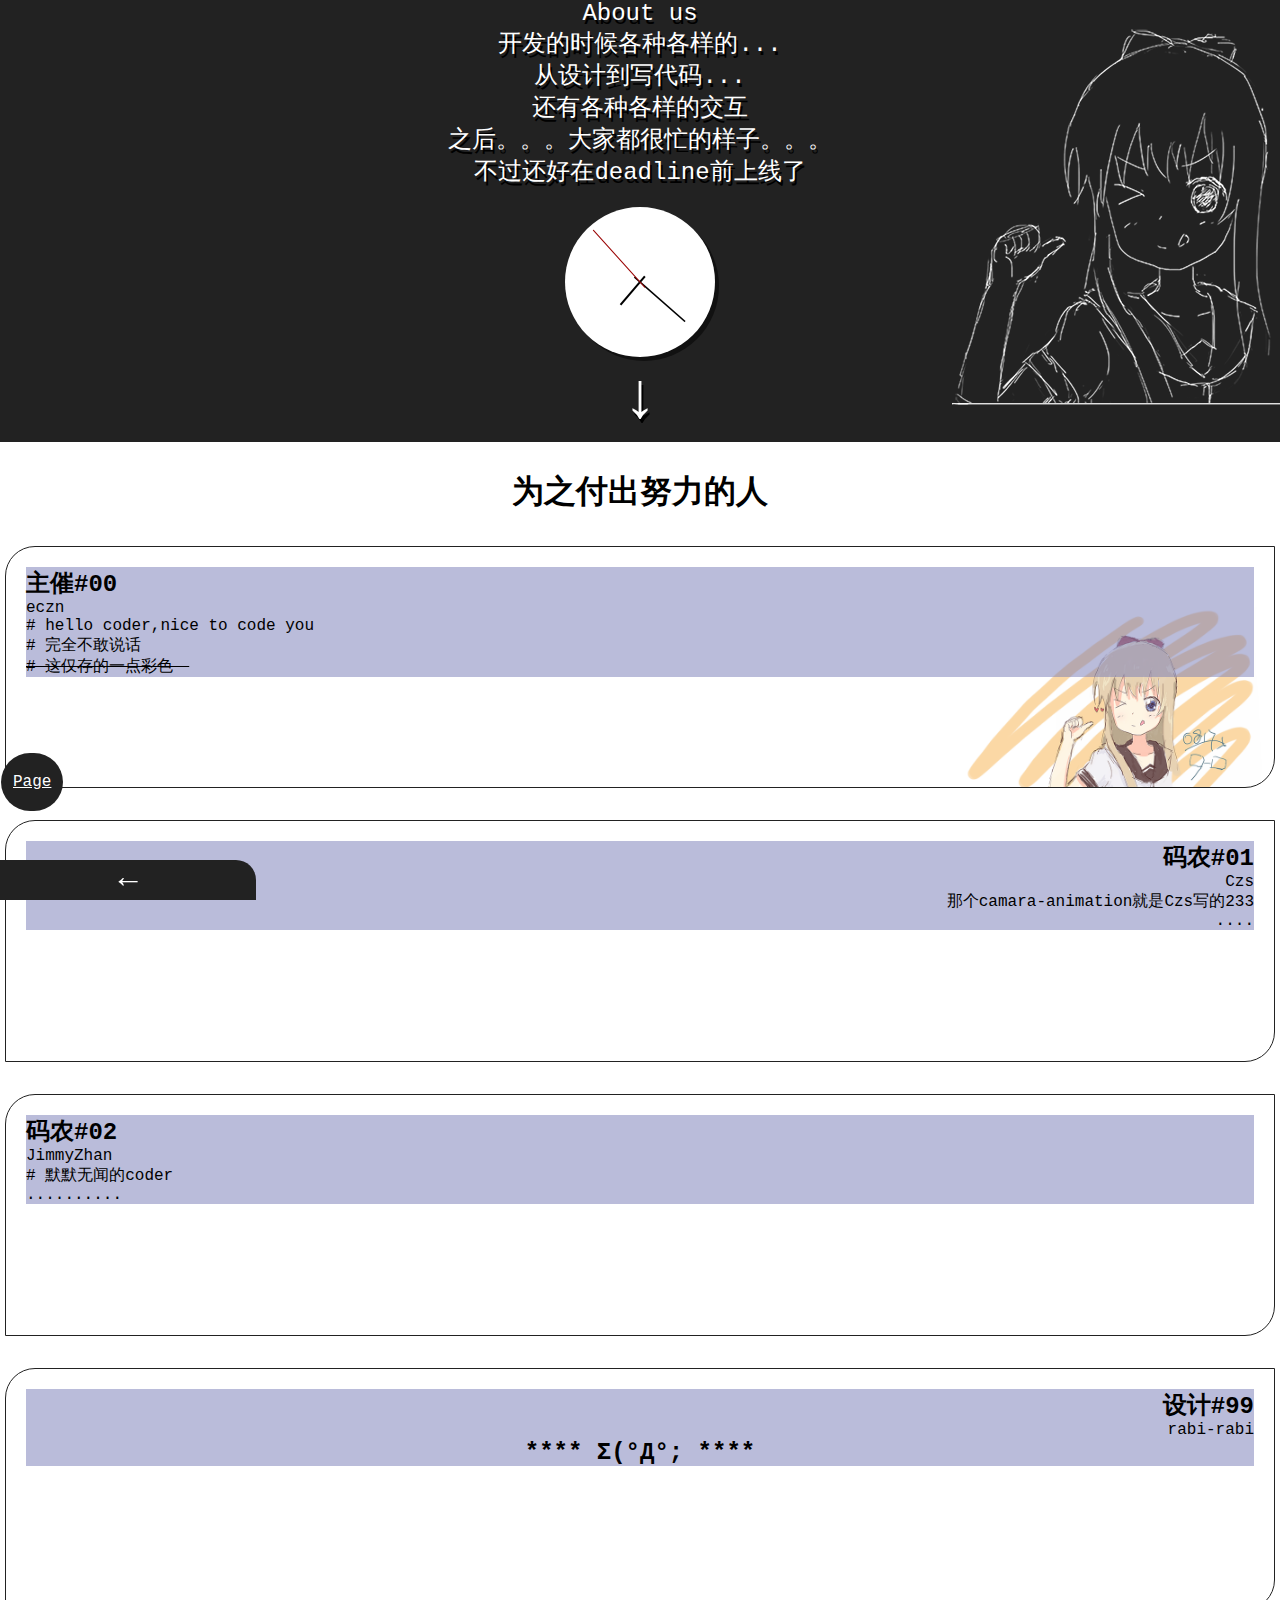
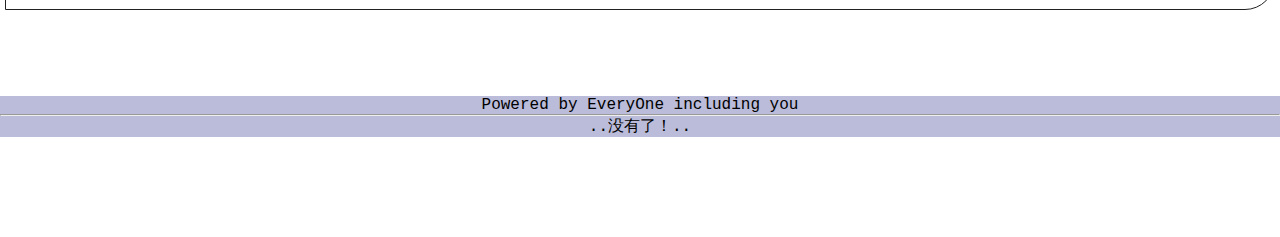
<file: about/index.html>
<!doctype html>
<html lang="en">
<head>
	<meta charset="UTF-8">
	<meta name="viewport" content="width=device-width,user-scalable=no,initial-scale=1.0,maximum-scale=1.0,minimum-scale=1.0,user-scalable=no" />
	<title>Document</title>
	<link rel="stylesheet" type="text/css" href="css/main.css">
	<link rel="stylesheet" type="text/css" href="css/memu.css">
	<link rel="stylesheet" type="text/css" href="css/member.css">
</head>
<body>
	<div class="nav">
		<p>About us</p>
		<p>开发的时候各种各样的... </p>
		<p>从设计到写代码...</p>
		<p>还有各种各样的交互</p>
		<p>之后。。。大家都很忙的样子。。。</p>
		<p>不过还好在deadline前上线了</p>
		<canvas id="clock"></canvas>
	</div>
	
	<br/>
	<!-- <center style="font-size: 40px;" >↑</center> -->

<!-- 	<div id="memu-btn">
		memu
		<div id="memu">
			<div class="memu-item" id="introdution"><h1>自我介绍</h1></div>
			<div class="memu-item" id="join-us"><h1>加入我们</h1></div>
			<div class="memu-item"></div>
			<div class="memu-item"></div>
		</div>
	</div> -->

	<div id="return"><h1>←</h1></div> 


	
	<div class="member-intro">
		<center><h1 style="margin: 20px;">为之付出努力的人</h1></center>
		<div class="item" id="eczn">
			<h2 style="background-color: rgba(118,121,181,.5);" >主催#00</h2>
			<p style="background-color: rgba(118,121,181,.5);" class="name">eczn</p>
			<p style="background-color: rgba(118,121,181,.5);" class="intro"># hello coder,nice to code you</p>
			<p style="background-color: rgba(118,121,181,.5);"># 完全不敢说话</p>
			<p style="background-color: rgba(118,121,181,.5);"><s># 这仅存的一点彩色　</s></p>
			<a href="//eczn.website/" target="_blank">Page</a>
		</div>

		<div class="item" id="Czs">
			<h2 style="background-color: rgba(118,121,181,.5);">码农#01</h2>
			<p style="background-color: rgba(118,121,181,.5);" class="name">Czs</p>
			<p style="background-color: rgba(118,121,181,.5);" class="intro">那个camara-animation就是Czs写的233</p>
			<p style="background-color: rgba(118,121,181,.5);" class="intro">....</p>

		</div>
		
		<div class="item" id="zjm">
			<h2 style="background-color: rgba(118,121,181,.5);">码农#02</h2>
			<p style="background-color: rgba(118,121,181,.5);" class="name">JimmyZhan</p>
			<p style="background-color: rgba(118,121,181,.5);" class="intro"># 默默无闻的coder</p>
			<p style="background-color: rgba(118,121,181,.5);" class="intto">..........</p>
		</div>



		<div class="item" id="rb">
			<h2 style="background-color: rgba(118,121,181,.5);">设计#99</h2>
			<p style="background-color: rgba(118,121,181,.5);">rabi-rabi</p>
			<center><h2 style="background-color: rgba(118,121,181,.5);">**** Σ(°Д°; ****</h2></center>
		</div>
	</div>
	

	

	<br/><br/><br/>
	<center style="background-color: rgba(118,121,181,.5);">Powered by EveryOne including you</center>
	<hr style="background-color: rgba(118,121,181,.5);">
	<center style="background-color: rgba(118,121,181,.5);">..没有了！..</center>
	<br/><br/><br/><br/><br/>


</body>
<script type="text/javascript" src="js/jquery-3.1.0.min.js"></script>
<script type="text/javascript" src="js/jClock.js"></script>
<script type="text/javascript" src="js/xbtn.js"></script>
<script type="text/javascript">

	$(document).ready(function(){
		var myClock = new jClock('clock'),
		    myMemu = new memuInit("memu-btn","memu"); 

		// $("").click(function(){
		// 	$("#ddd").trigger("mouseenter"); 

		// }); 

		$(".nav, #return, #memu-btn, .item").click(function(){
			// 加了这个iPhone的safari就支持hover了，不知道为啥 真是玄学。。。
			// 程序显然是可以执行到这里的。显然的click事件发生了
			// 显然的click事件的发生必须要鼠标移动到this上面点击左键
			// 于是显然的 hover 被触发了 
			// 移动端的浏览器应该也是有 “鼠标” 这个东西的。
		});

		myClock.jClocking();



		$("#clock").click(function(){
			$("#ddd").trigger("click"); 
		}); 
	}); 

</script>
</html>
</file>
<file: about/css/main.css>
/*main.css*/

* {
	padding: 0; 
	margin: 0;
	font-family: "Source Code Pro",consolas,Menlo,"PingFang SC","Microsoft YaHei",monospace;
}

.nav {
	z-index: 989;
	/*position: absolute;*/
	color: white; 
	text-align: center;
	width: 100%;
	height: 24px;
	padding-bottom: 2px;
	background-color: #222;
	border-radius: 0px 0px 600px 600px / 0px 0px 20px 20px;
	
	/*line-height: 20px;*/
	font-size: 16px;
	text-shadow: 0px 0px 0px #000;
	-webkit-transition: border-radius 1s, height 1s, font-size 1s, text-shadow 1s, box-shadow 1s; 
	cursor: pointer;

	overflow-y: hidden;

	box-shadow: 0px 0px 0px #BBB;

	background-repeat: no-repeat;
	background-attachment: absolute;
	background-position: right bottom;
	/*background-bottom: 100px;*/
	background-image: url(../image/pageNeed-smaller-v2.png);

}

.nav:hover {
	border-radius: 0;
	height: 430px;
	/*line-height: 24px;*/
	font-size: 24px;
	text-shadow: 2px 4px 0px #000; 
	box-shadow: 0px 10px 0px #222;
	-webkit-transition: border-radius 1s, height 1s, font-size 1s, text-shadow 1s, box-shadow 1s; 
}

.nav:active {
	color: #222;
	text-shadow: 0px 10px 0px #fff;
}

.nav:after{
	content: "↓";
	font-size: 64px;
	display: block;
	width: 100%;
	/*position: absolute;*/
	text-align: center;
	bottom: 16px;
}

#clock {
	margin-top: 20px;
	width: 150px;
	height: 150px;
	border-radius: 150px;
	background-color: white;

	-webkit-transform: rotateY(0deg);
	
	box-shadow: 4px 4px 0px rgba(0,0,0,0.5);
	opacity: 1; 
	-webkit-transition: -webkit-transform 1s, box-shadow 1s, opacity 1s; 
}

#clock:hover {
	-webkit-transform: rotateY(-30deg);
	box-shadow: -40px 16px 0px rgba(0,0,0,0.2);
	opacity: 0.3; 
	-webkit-transition: -webkit-transform 1s,box-shadow 1s, opacity 1s; 
}
</file>
<file: about/css/memu.css>
/*memu.css*/

#memu-btn {
	position: fixed;
	color: white;
	text-align: center;
	/*width: 50px;*/
	width: 20%;
	height: 30px;
	background-color: #222;
	bottom: 0;
	right: 0;
	cursor: pointer;

	z-index: 999; 

	-webkit-transition: height 1s;
}

#memu-btn:hover {
	height: 100%; 
	-webkit-transition: height 1s;
}

#memu-btn:active {
	color: black; 
}

#memu {
	z-index: 990; 
	/*display: none; */
	/*opacity: 0;*/
	position: absolute;
	

	width: 500%; 
	height: 100%;
	top: 30px;
	left: -400%;
	/*background-color: rgba(0,0,0,.1);*/
}

.memu-item {
	height: 25%;
	width: 100%;

	color: white;
	cursor: pointer;
	background-color: #000; 
	opacity: 0.5;

	/*-webkit-transition: width 2s;*/
	transform-origin:0% 0%;
	-webkit-transform: rotateY(0deg);	
	-webkit-transition: -webkit-transform 1s;
}


.memu-item:nth-child(odd){
	background-color: #000; 
	opacity: 0.4; 
}

.memu-item:active {
	transform-origin:0% 0%;
	
	-webkit-transform: rotateY(60deg);


/*	width: 70%; 
	-webkit-transition: width 2s;
*/
	-webkit-transition: -webkit-transform 1s;
}

.memu-item > h1 {
	position: absolute;
	height: 50%;
	margin: 5% 0 0 20px;
}

#return {
	z-index: 999;
	cursor: pointer;
	background-color: #222;
	height: 40px;
	width: 20%;
	position: fixed;
	bottom: 0;
	text-align: center;
	left: 0;
	color: white;
	border-radius: 0px 20px 0 0;
}

#return:active {
	color: black;
	font-size: 14px;
}
</file>
<file: about/css/member.css>
/*member.css*/

.member-intro {
	width: 100%; 
	position: relative;
}


.item {
	position: relative;
	height: 200px;
	padding: 20px;
	margin: 2em 5px 2em 5px;
	border: 1.5px solid #222;
	text-align: left;
	border-radius: 30px 0px 30px 0;
	

	-webkit-transition: border-radius 1s; 
}

.item:hover {
	border-radius: 0px 30px 00px 30px;

	-webkit-transition: border-radius 1s; 
}


.item:nth-child(odd){
	text-align: right;
}

#eczn {
	background-image: url('../image/gitAva-small.png');
	background-repeat: no-repeat;
	background-position: bottom right; 
	background-size: 320px;
}
#Czs {
	background-image: url('http://eczn.website/picStore/she.jpg');
	background-repeat: no-repeat;
	background-position: top left; 
	background-size: 240px;
}
#zjm {
	background-image: url('http://eczn.website/picStore/hibiki.jpg');
	background-repeat: no-repeat;
	background-position: bottom right; 
	background-size: 200px;
}
#rb {
	background-image: url('http://eczn.website/picStore/ring.jpg');
	background-repeat: no-repeat;
	background-position: top left; 
	background-size: 200px;
}

.item p {
	background-color: rgba(255,255,255,0.5);
}

#eczn > a {
	position: absolute;
	/*z-index: -999;*/
/*	height: 40px;
	width: 40px;*/
	padding: 1.25em 0.75em 1.25em 0.75em;
	background-color: #222; 
	color: #fff; 
	border-radius: 30px;
	bottom: -1.5em;
	left: -5px;
}
</file>
